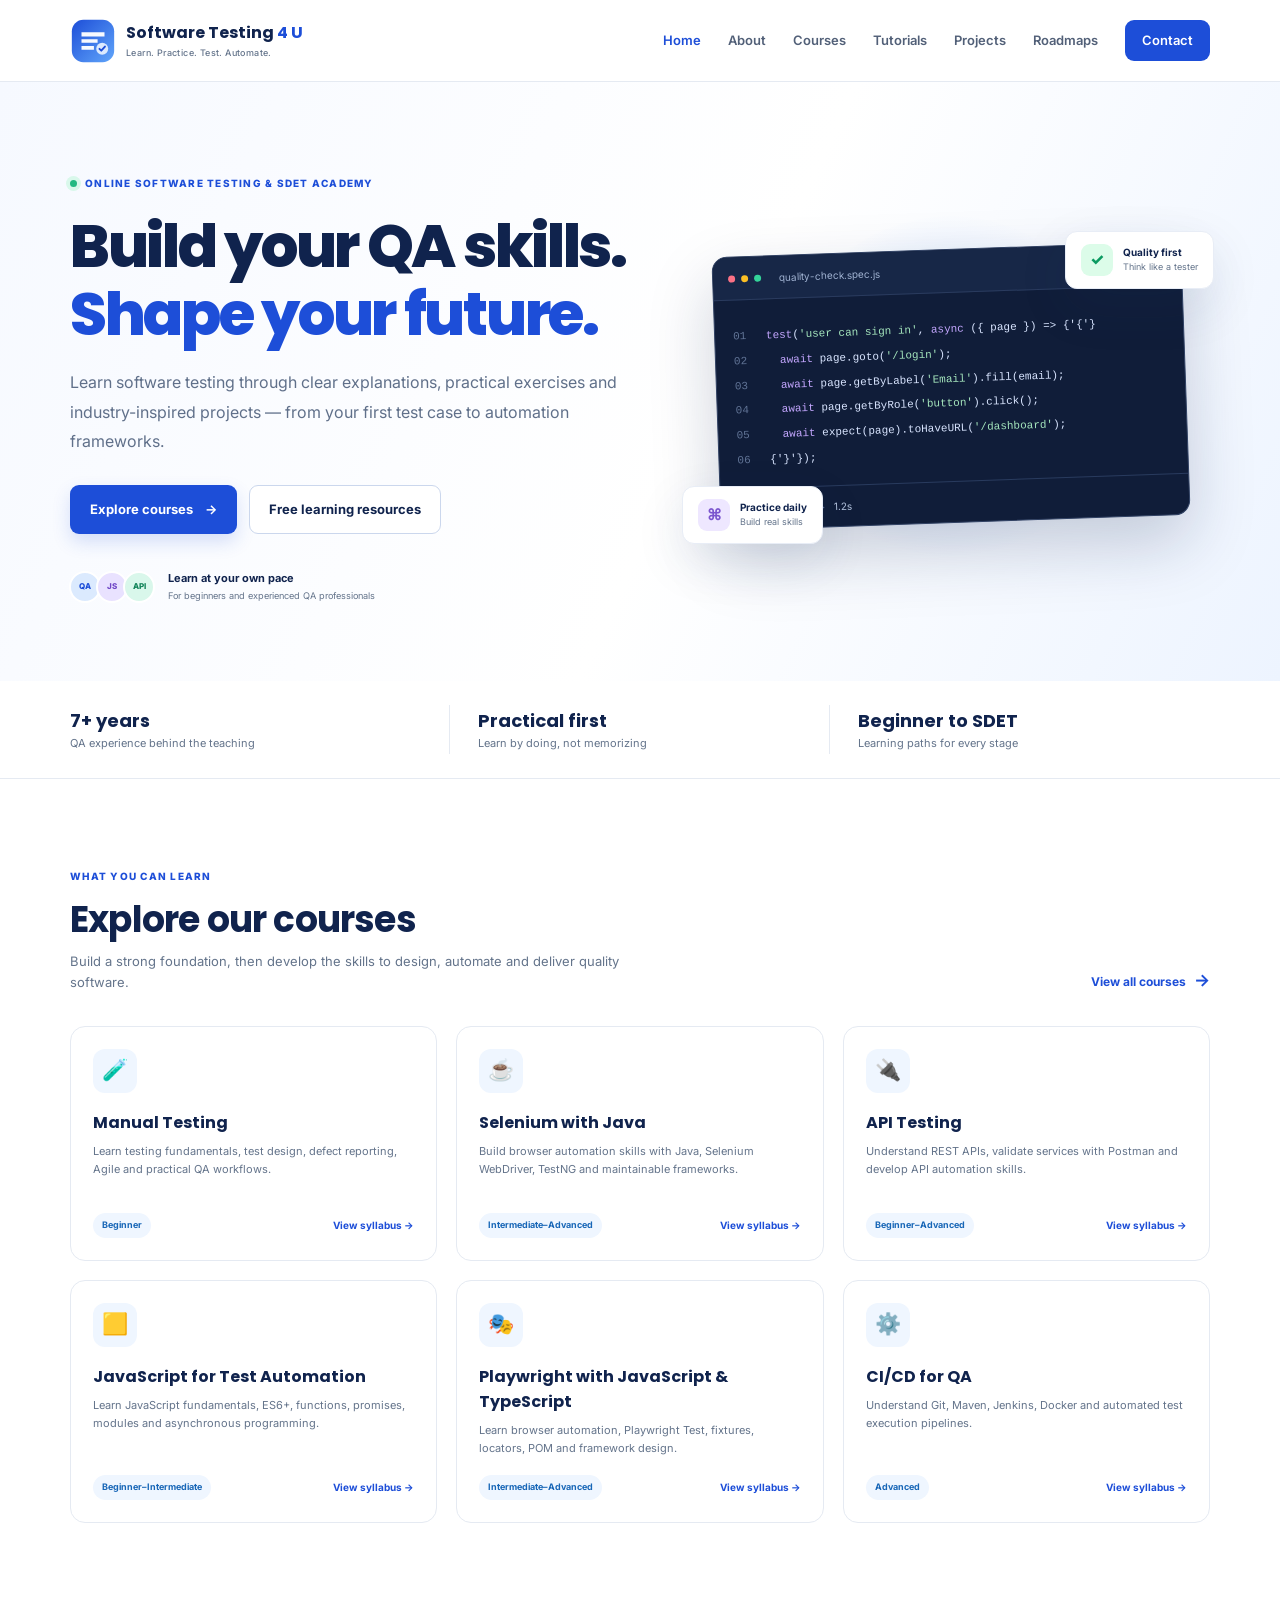
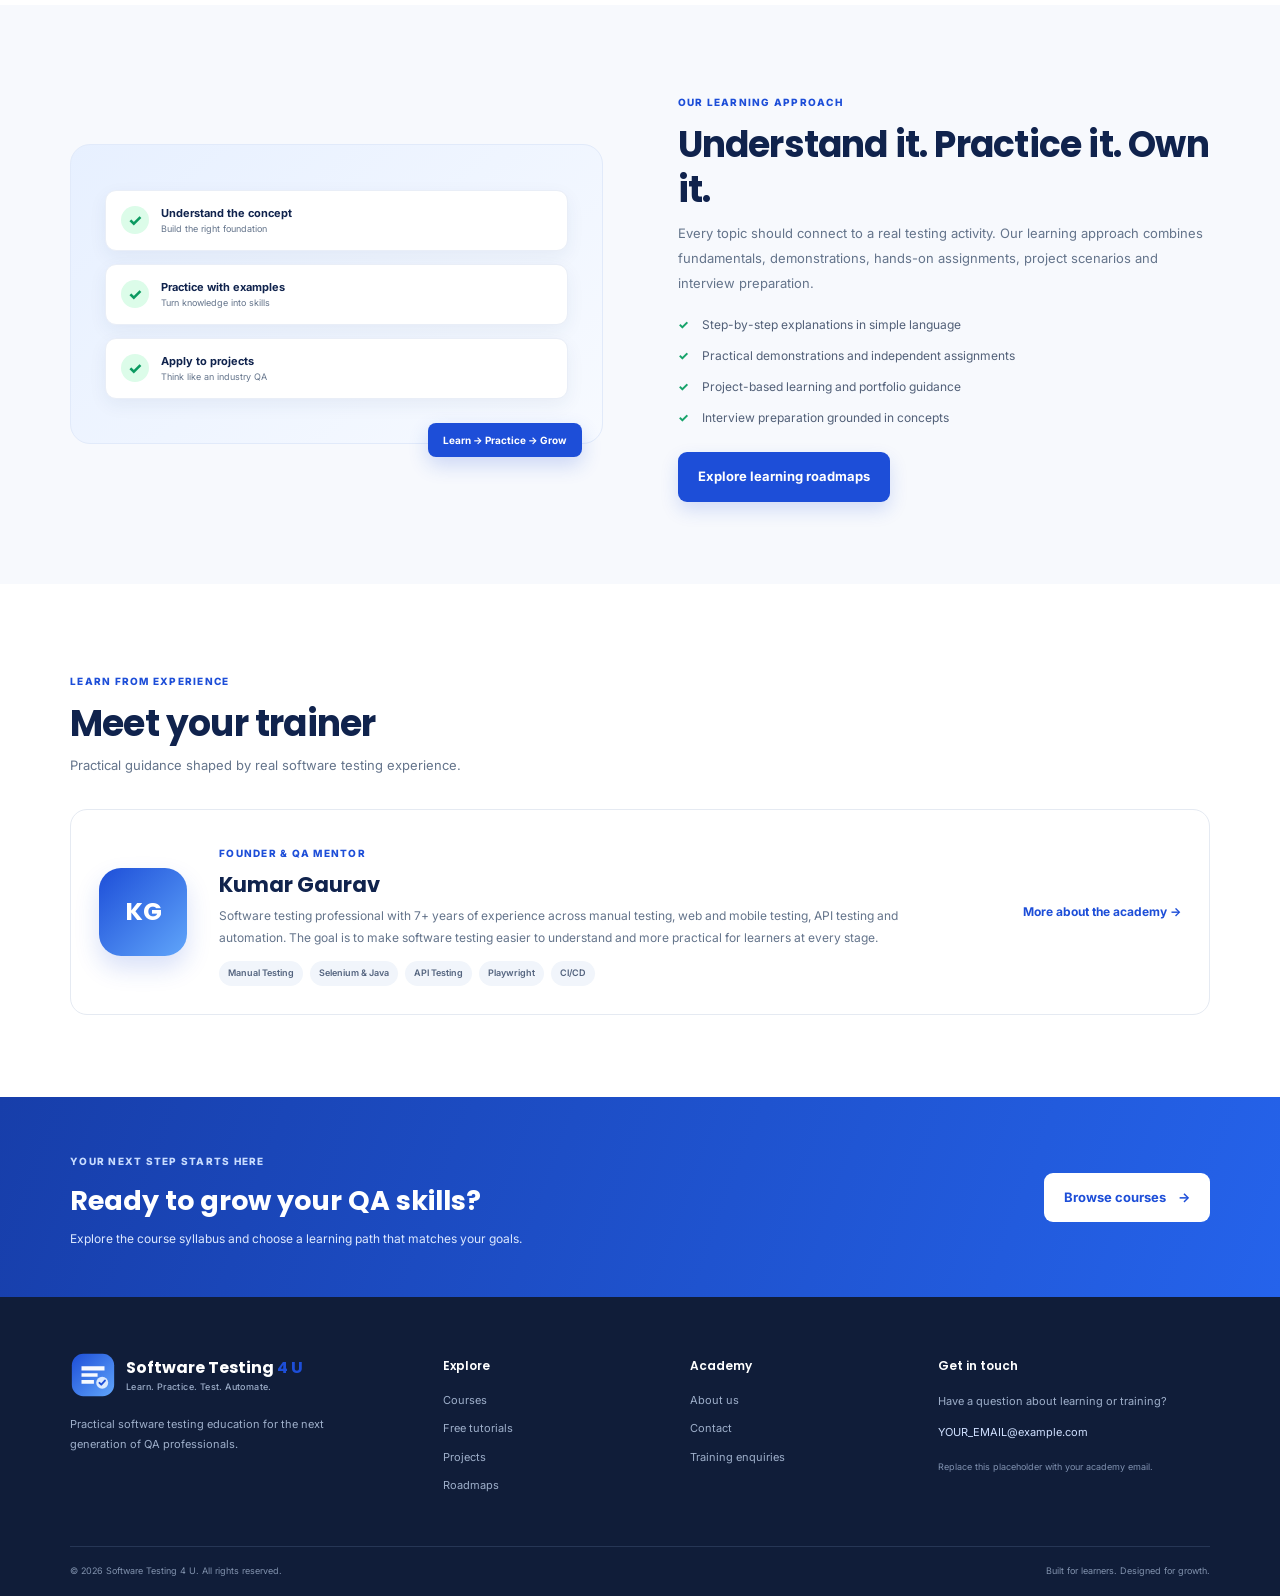
<file: index.html>
<!doctype html>
<html lang="en">
<head>
  <meta charset="utf-8">
  <meta name="viewport" content="width=device-width, initial-scale=1">
  <meta name="description" content="Software Testing 4 U — practical software testing and SDET learning for beginners and experienced QA professionals.">
  <title>Software Testing 4 U | Learn. Practice. Test. Automate.</title>
  <link rel="icon" href="assets/logo/logo.svg" type="image/svg+xml">
  <link rel="stylesheet" href="css/style.css">
  <link rel="stylesheet" href="css/responsive.css">
  <script defer src="data/courses.js"></script>
  <script defer src="js/main.js"></script>
  <script defer src="js/navigation.js"></script>
</head>
<body>
  <header class="site-header">
    <div class="container nav-wrap">
      <a class="brand" href="index.html" aria-label="Software Testing 4 U home">
        <img src="assets/logo/logo.svg" alt="" width="46" height="46">
        <span>Software Testing <b>4 U</b><small>Learn. Practice. Test. Automate.</small></span>
      </a>
      <button class="menu-toggle" aria-label="Open navigation" aria-expanded="false"><span></span><span></span><span></span></button>
      <nav class="main-nav" aria-label="Main navigation">
        <a class="active" href="index.html">Home</a>
        <a href="pages/about.html">About</a>
        <a href="pages/courses.html">Courses</a>
        <a href="pages/tutorials.html">Tutorials</a>
        <a href="pages/projects.html">Projects</a>
        <a href="pages/roadmaps.html">Roadmaps</a>
        <a class="nav-contact" href="pages/contact.html">Contact</a>
      </nav>
    </div>
  </header>

  <main>
    <section class="hero">
      <div class="container hero-grid">
        <div class="hero-copy">
          <span class="eyebrow"><span class="eyebrow-dot"></span> Online Software Testing &amp; SDET Academy</span>
          <h1>Build your QA skills.<br><span>Shape your future.</span></h1>
          <p class="hero-lead">Learn software testing through clear explanations, practical exercises and industry-inspired projects — from your first test case to automation frameworks.</p>
          <div class="hero-actions">
            <a class="btn btn-primary" href="pages/courses.html">Explore courses <span aria-hidden="true">→</span></a>
            <a class="btn btn-outline" href="pages/tutorials.html">Free learning resources</a>
          </div>
          <div class="hero-proof">
            <div class="avatar-stack" aria-hidden="true"><span>QA</span><span>JS</span><span>API</span></div>
            <p><strong>Learn at your own pace</strong><br><small>For beginners and experienced QA professionals</small></p>
          </div>
        </div>
        <div class="hero-visual">
          <div class="visual-glow"></div>
          <div class="code-window">
            <div class="window-bar"><i></i><i></i><i></i><span>quality-check.spec.js</span></div>
            <div class="code-lines">
              <p><em>01</em> <span class="code-purple">test</span>(<span class="code-green">'user can sign in'</span>, <span class="code-purple">async</span> ({ page }) =&gt; {'{'}</p>
              <p><em>02</em> &nbsp; <span class="code-purple">await</span> page.goto(<span class="code-green">'/login'</span>);</p>
              <p><em>03</em> &nbsp; <span class="code-purple">await</span> page.getByLabel(<span class="code-green">'Email'</span>).fill(email);</p>
              <p><em>04</em> &nbsp; <span class="code-purple">await</span> page.getByRole(<span class="code-green">'button'</span>).click();</p>
              <p><em>05</em> &nbsp; <span class="code-purple">await</span> expect(page).toHaveURL(<span class="code-green">'/dashboard'</span>);</p>
              <p><em>06</em> {'}'});</p>
            </div>
            <div class="code-status"><span>✓</span> Test passed <b>·</b> 1.2s</div>
          </div>
          <div class="floating-card card-top"><span class="float-icon">✓</span><span><b>Quality first</b><small>Think like a tester</small></span></div>
          <div class="floating-card card-bottom"><span class="float-icon purple">⌘</span><span><b>Practice daily</b><small>Build real skills</small></span></div>
        </div>
      </div>
    </section>

    <section class="trust-strip">
      <div class="container trust-grid">
        <div><strong>7+ years</strong><span>QA experience behind the teaching</span></div>
        <div><strong>Practical first</strong><span>Learn by doing, not memorizing</span></div>
        <div><strong>Beginner to SDET</strong><span>Learning paths for every stage</span></div>
      </div>
    </section>

    <section class="section">
      <div class="container">
        <div class="section-heading">
          <div><span class="eyebrow">WHAT YOU CAN LEARN</span><h2>Explore our courses</h2><p>Build a strong foundation, then develop the skills to design, automate and deliver quality software.</p></div>
          <a class="text-link" href="pages/courses.html">View all courses <span>→</span></a>
        </div>
        <div class="course-grid" id="featured-courses"></div>
      </div>
    </section>

    <section class="section section-soft">
      <div class="container split-section">
        <div class="learning-illustration">
          <div class="learning-card"><span class="learning-check">✓</span><div><b>Understand the concept</b><small>Build the right foundation</small></div></div>
          <div class="learning-card"><span class="learning-check">✓</span><div><b>Practice with examples</b><small>Turn knowledge into skills</small></div></div>
          <div class="learning-card"><span class="learning-check">✓</span><div><b>Apply to projects</b><small>Think like an industry QA</small></div></div>
          <div class="learning-badge">Learn → Practice → Grow</div>
        </div>
        <div class="split-copy">
          <span class="eyebrow">OUR LEARNING APPROACH</span>
          <h2>Understand it. Practice it. Own it.</h2>
          <p>Every topic should connect to a real testing activity. Our learning approach combines fundamentals, demonstrations, hands-on assignments, project scenarios and interview preparation.</p>
          <ul class="check-list">
            <li>Step-by-step explanations in simple language</li>
            <li>Practical demonstrations and independent assignments</li>
            <li>Project-based learning and portfolio guidance</li>
            <li>Interview preparation grounded in concepts</li>
          </ul>
          <a class="btn btn-primary" href="pages/roadmaps.html">Explore learning roadmaps</a>
        </div>
      </div>
    </section>

    <section class="section">
      <div class="container">
        <div class="section-heading">
          <div><span class="eyebrow">LEARN FROM EXPERIENCE</span><h2>Meet your trainer</h2><p>Practical guidance shaped by real software testing experience.</p></div>
        </div>
        <div class="trainer-panel">
          <div class="trainer-mark">KG</div>
          <div class="trainer-info"><span class="eyebrow">FOUNDER &amp; QA MENTOR</span><h3>Kumar Gaurav</h3><p>Software testing professional with 7+ years of experience across manual testing, web and mobile testing, API testing and automation. The goal is to make software testing easier to understand and more practical for learners at every stage.</p><div class="skill-pills"><span>Manual Testing</span><span>Selenium &amp; Java</span><span>API Testing</span><span>Playwright</span><span>CI/CD</span></div></div>
          <a class="text-link trainer-link" href="pages/about.html">More about the academy →</a>
        </div>
      </div>
    </section>

    <section class="cta-section">
      <div class="container cta-inner"><div><span class="eyebrow eyebrow-light">YOUR NEXT STEP STARTS HERE</span><h2>Ready to grow your QA skills?</h2><p>Explore the course syllabus and choose a learning path that matches your goals.</p></div><a class="btn btn-white" href="pages/courses.html">Browse courses <span>→</span></a></div>
    </section>
  </main>

  <footer class="site-footer">
    <div class="container footer-grid">
      <div class="footer-brand"><a class="brand brand-light" href="index.html"><img src="assets/logo/logo.svg" alt="" width="42" height="42"><span>Software Testing <b>4 U</b><small>Learn. Practice. Test. Automate.</small></span></a><p>Practical software testing education for the next generation of QA professionals.</p></div>
      <div><h4>Explore</h4><a href="pages/courses.html">Courses</a><a href="pages/tutorials.html">Free tutorials</a><a href="pages/projects.html">Projects</a><a href="pages/roadmaps.html">Roadmaps</a></div>
      <div><h4>Academy</h4><a href="pages/about.html">About us</a><a href="pages/contact.html">Contact</a><a href="pages/contact.html">Training enquiries</a></div>
      <div><h4>Get in touch</h4><p>Have a question about learning or training?</p><a class="footer-email" href="mailto:YOUR_EMAIL@example.com">YOUR_EMAIL@example.com</a><small class="footer-note">Replace this placeholder with your academy email.</small></div>
    </div>
    <div class="container footer-bottom"><span>© <span id="year"></span> Software Testing 4 U. All rights reserved.</span><span>Built for learners. Designed for growth.</span></div>
  </footer>
</body>
</html>
</file>
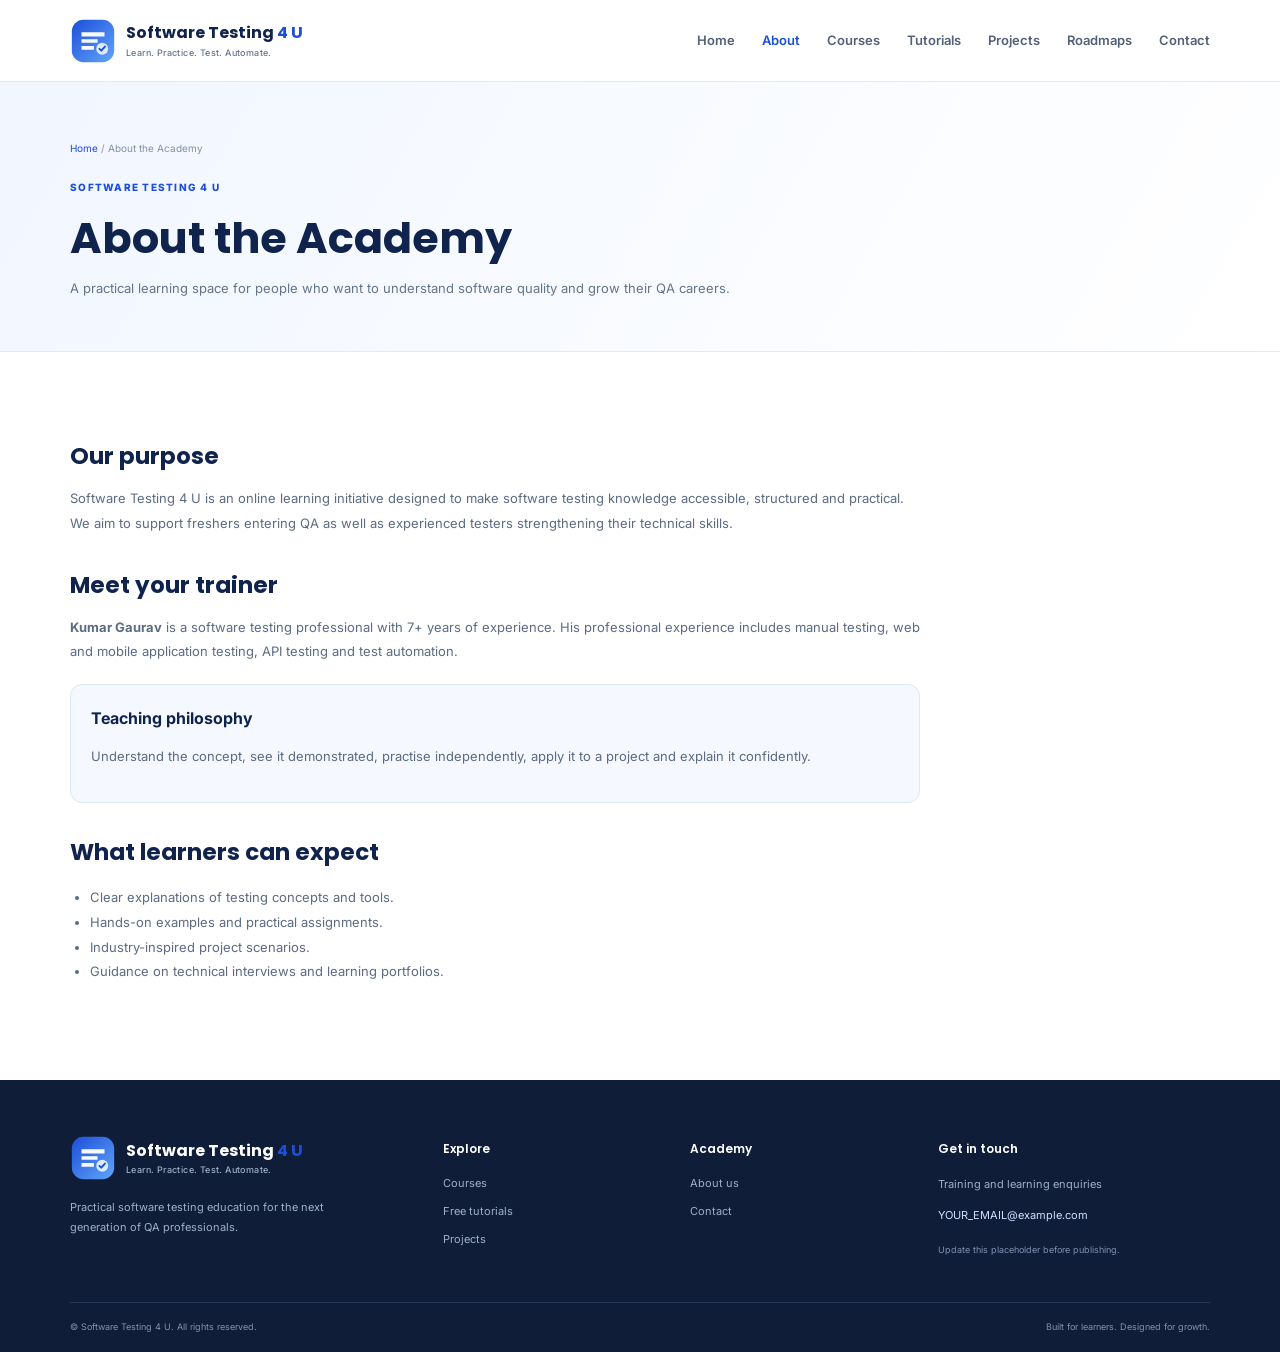
<file: pages/about.html>
<!doctype html>
<html lang="en"><head><meta charset="utf-8"><meta name="viewport" content="width=device-width, initial-scale=1"><meta name="description" content="About the Academy | Software Testing 4 U"><title>About the Academy | Software Testing 4 U</title><link rel="icon" href="../assets/logo/logo.svg" type="image/svg+xml"><link rel="stylesheet" href="../css/style.css"><link rel="stylesheet" href="../css/responsive.css"><script defer src="../js/navigation.js"></script></head>
<body><header class="site-header"><div class="container nav-wrap"><a class="brand" href="../index.html"><img src="../assets/logo/logo.svg" alt="" width="46" height="46"><span>Software Testing <b>4 U</b><small>Learn. Practice. Test. Automate.</small></span></a><button class="menu-toggle" aria-label="Open navigation" aria-expanded="false"><span></span><span></span><span></span></button><nav class="main-nav" aria-label="Main navigation"><a href="../index.html" >Home</a><a href="about.html" class="active">About</a><a href="courses.html" >Courses</a><a href="tutorials.html" >Tutorials</a><a href="projects.html" >Projects</a><a href="roadmaps.html" >Roadmaps</a><a href="contact.html" >Contact</a></nav></div></header>
<main><section class="page-hero"><div class="container"><div class="breadcrumb"><a href="../index.html">Home</a> / About the Academy</div><span class="eyebrow">SOFTWARE TESTING 4 U</span><h1>About the Academy</h1><p>A practical learning space for people who want to understand software quality and grow their QA careers.</p></div></section><section class="content-section"><div class="container">
<div class="content-narrow prose">
  <h2>Our purpose</h2><p>Software Testing 4 U is an online learning initiative designed to make software testing knowledge accessible, structured and practical. We aim to support freshers entering QA as well as experienced testers strengthening their technical skills.</p>
  <h2>Meet your trainer</h2><p><strong>Kumar Gaurav</strong> is a software testing professional with 7+ years of experience. His professional experience includes manual testing, web and mobile application testing, API testing and test automation.</p>
  <div class="info-box"><strong>Teaching philosophy</strong><p>Understand the concept, see it demonstrated, practise independently, apply it to a project and explain it confidently.</p></div>
  <h2>What learners can expect</h2><ul><li>Clear explanations of testing concepts and tools.</li><li>Hands-on examples and practical assignments.</li><li>Industry-inspired project scenarios.</li><li>Guidance on technical interviews and learning portfolios.</li></ul>
</div></div></section></main>
<footer class="site-footer"><div class="container footer-grid"><div class="footer-brand"><a class="brand brand-light" href="../index.html"><img src="../assets/logo/logo.svg" alt="" width="42" height="42"><span>Software Testing <b>4 U</b><small>Learn. Practice. Test. Automate.</small></span></a><p>Practical software testing education for the next generation of QA professionals.</p></div><div><h4>Explore</h4><a href="courses.html">Courses</a><a href="tutorials.html">Free tutorials</a><a href="projects.html">Projects</a></div><div><h4>Academy</h4><a href="about.html">About us</a><a href="contact.html">Contact</a></div><div><h4>Get in touch</h4><p>Training and learning enquiries</p><a class="footer-email" href="mailto:YOUR_EMAIL@example.com">YOUR_EMAIL@example.com</a><small class="footer-note">Update this placeholder before publishing.</small></div></div><div class="container footer-bottom"><span>© <span data-current-year></span> Software Testing 4 U. All rights reserved.</span><span>Built for learners. Designed for growth.</span></div></footer></body></html>
</file>
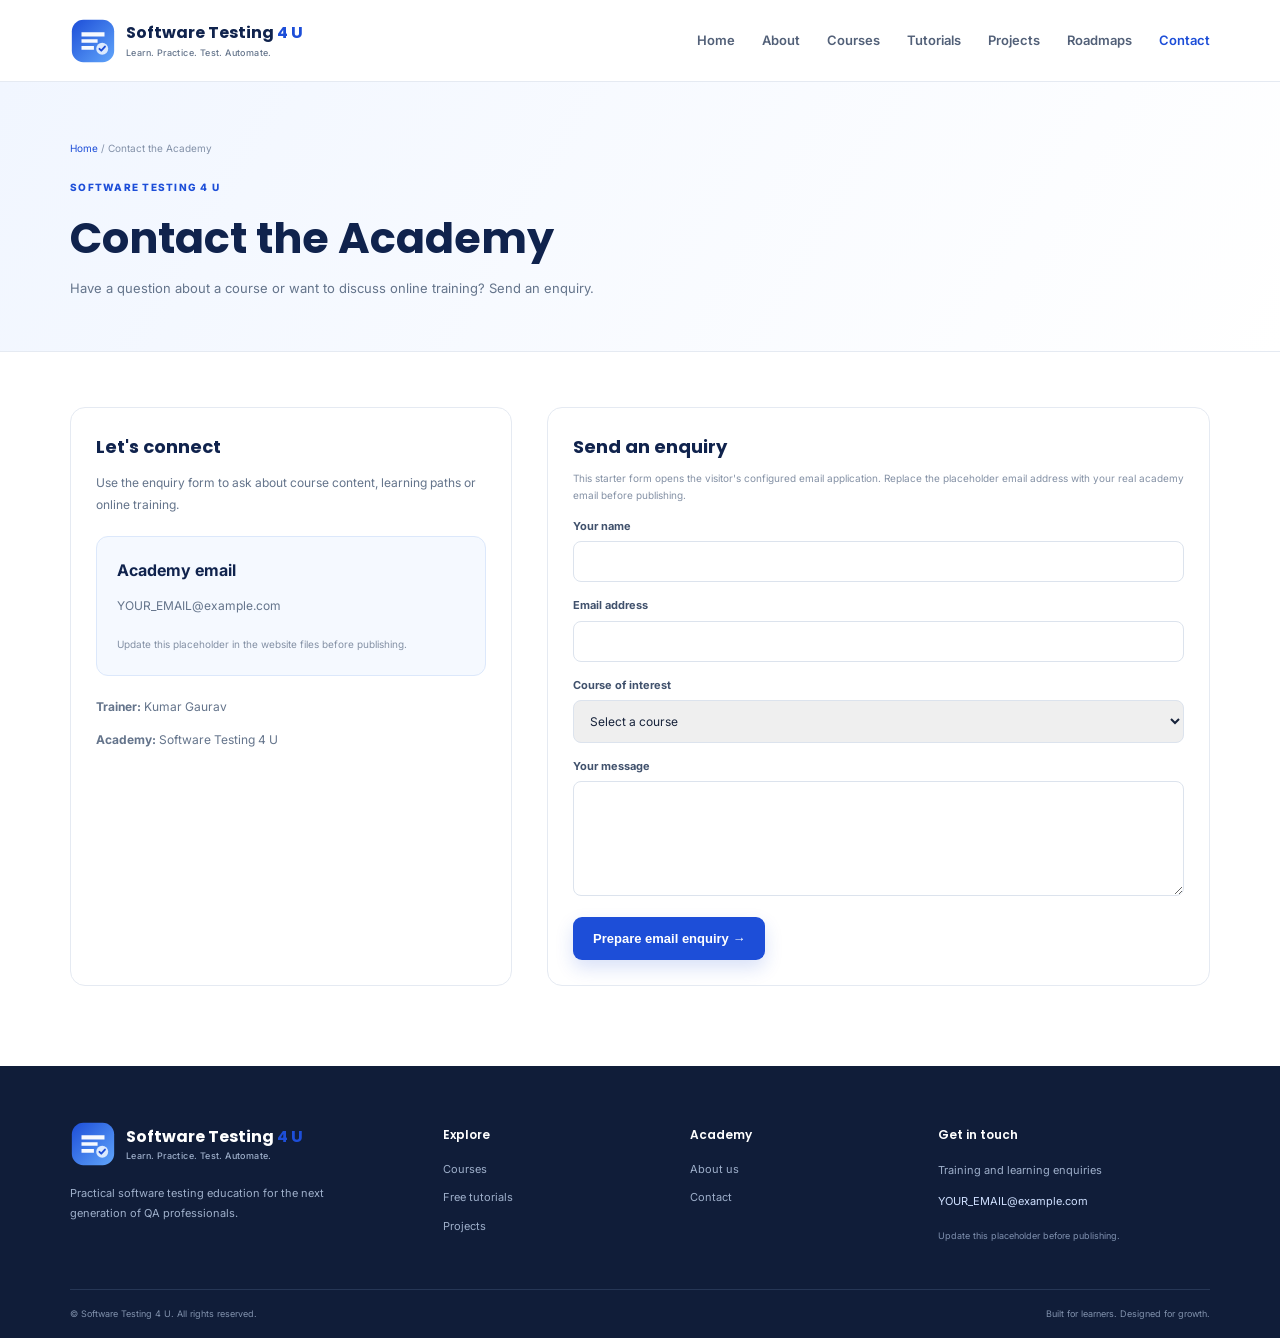
<file: pages/contact.html>
<!doctype html>
<html lang="en"><head><meta charset="utf-8"><meta name="viewport" content="width=device-width, initial-scale=1"><meta name="description" content="Contact the Academy | Software Testing 4 U"><title>Contact the Academy | Software Testing 4 U</title><link rel="icon" href="../assets/logo/logo.svg" type="image/svg+xml"><link rel="stylesheet" href="../css/style.css"><link rel="stylesheet" href="../css/responsive.css"><script defer src="../js/navigation.js"></script></head>
<body><header class="site-header"><div class="container nav-wrap"><a class="brand" href="../index.html"><img src="../assets/logo/logo.svg" alt="" width="46" height="46"><span>Software Testing <b>4 U</b><small>Learn. Practice. Test. Automate.</small></span></a><button class="menu-toggle" aria-label="Open navigation" aria-expanded="false"><span></span><span></span><span></span></button><nav class="main-nav" aria-label="Main navigation"><a href="../index.html" >Home</a><a href="about.html" >About</a><a href="courses.html" >Courses</a><a href="tutorials.html" >Tutorials</a><a href="projects.html" >Projects</a><a href="roadmaps.html" >Roadmaps</a><a href="contact.html" class="active">Contact</a></nav></div></header>
<main><section class="page-hero"><div class="container"><div class="breadcrumb"><a href="../index.html">Home</a> / Contact the Academy</div><span class="eyebrow">SOFTWARE TESTING 4 U</span><h1>Contact the Academy</h1><p>Have a question about a course or want to discuss online training? Send an enquiry.</p></div></section><section class="content-section"><div class="container">
<div class="contact-grid"><aside class="contact-card"><h3>Let's connect</h3><p>Use the enquiry form to ask about course content, learning paths or online training.</p><div class="info-box"><strong>Academy email</strong><p>YOUR_EMAIL@example.com</p><small class="form-note">Update this placeholder in the website files before publishing.</small></div><p><strong>Trainer:</strong> Kumar Gaurav</p><p><strong>Academy:</strong> Software Testing 4 U</p></aside>
<form class="contact-form" action="mailto:YOUR_EMAIL@example.com" method="post" enctype="text/plain"><h3>Send an enquiry</h3><p class="form-note">This starter form opens the visitor's configured email application. Replace the placeholder email address with your real academy email before publishing.</p><div class="form-field"><label for="name">Your name</label><input id="name" name="Name" type="text" autocomplete="name" required></div><div class="form-field"><label for="email">Email address</label><input id="email" name="Email" type="email" autocomplete="email" required></div><div class="form-field"><label for="course">Course of interest</label><select id="course" name="Course"><option value="">Select a course</option><option>Manual Testing</option><option>Selenium with Java</option><option>API Testing</option><option>JavaScript</option><option>Playwright</option><option>CI/CD for QA</option><option>Performance Testing</option><option>General enquiry</option></select></div><div class="form-field"><label for="message">Your message</label><textarea id="message" name="Message" required></textarea></div><button class="btn btn-primary" type="submit">Prepare email enquiry →</button></form></div></div></section></main>
<footer class="site-footer"><div class="container footer-grid"><div class="footer-brand"><a class="brand brand-light" href="../index.html"><img src="../assets/logo/logo.svg" alt="" width="42" height="42"><span>Software Testing <b>4 U</b><small>Learn. Practice. Test. Automate.</small></span></a><p>Practical software testing education for the next generation of QA professionals.</p></div><div><h4>Explore</h4><a href="courses.html">Courses</a><a href="tutorials.html">Free tutorials</a><a href="projects.html">Projects</a></div><div><h4>Academy</h4><a href="about.html">About us</a><a href="contact.html">Contact</a></div><div><h4>Get in touch</h4><p>Training and learning enquiries</p><a class="footer-email" href="mailto:YOUR_EMAIL@example.com">YOUR_EMAIL@example.com</a><small class="footer-note">Update this placeholder before publishing.</small></div></div><div class="container footer-bottom"><span>© <span data-current-year></span> Software Testing 4 U. All rights reserved.</span><span>Built for learners. Designed for growth.</span></div></footer></body></html>
</file>
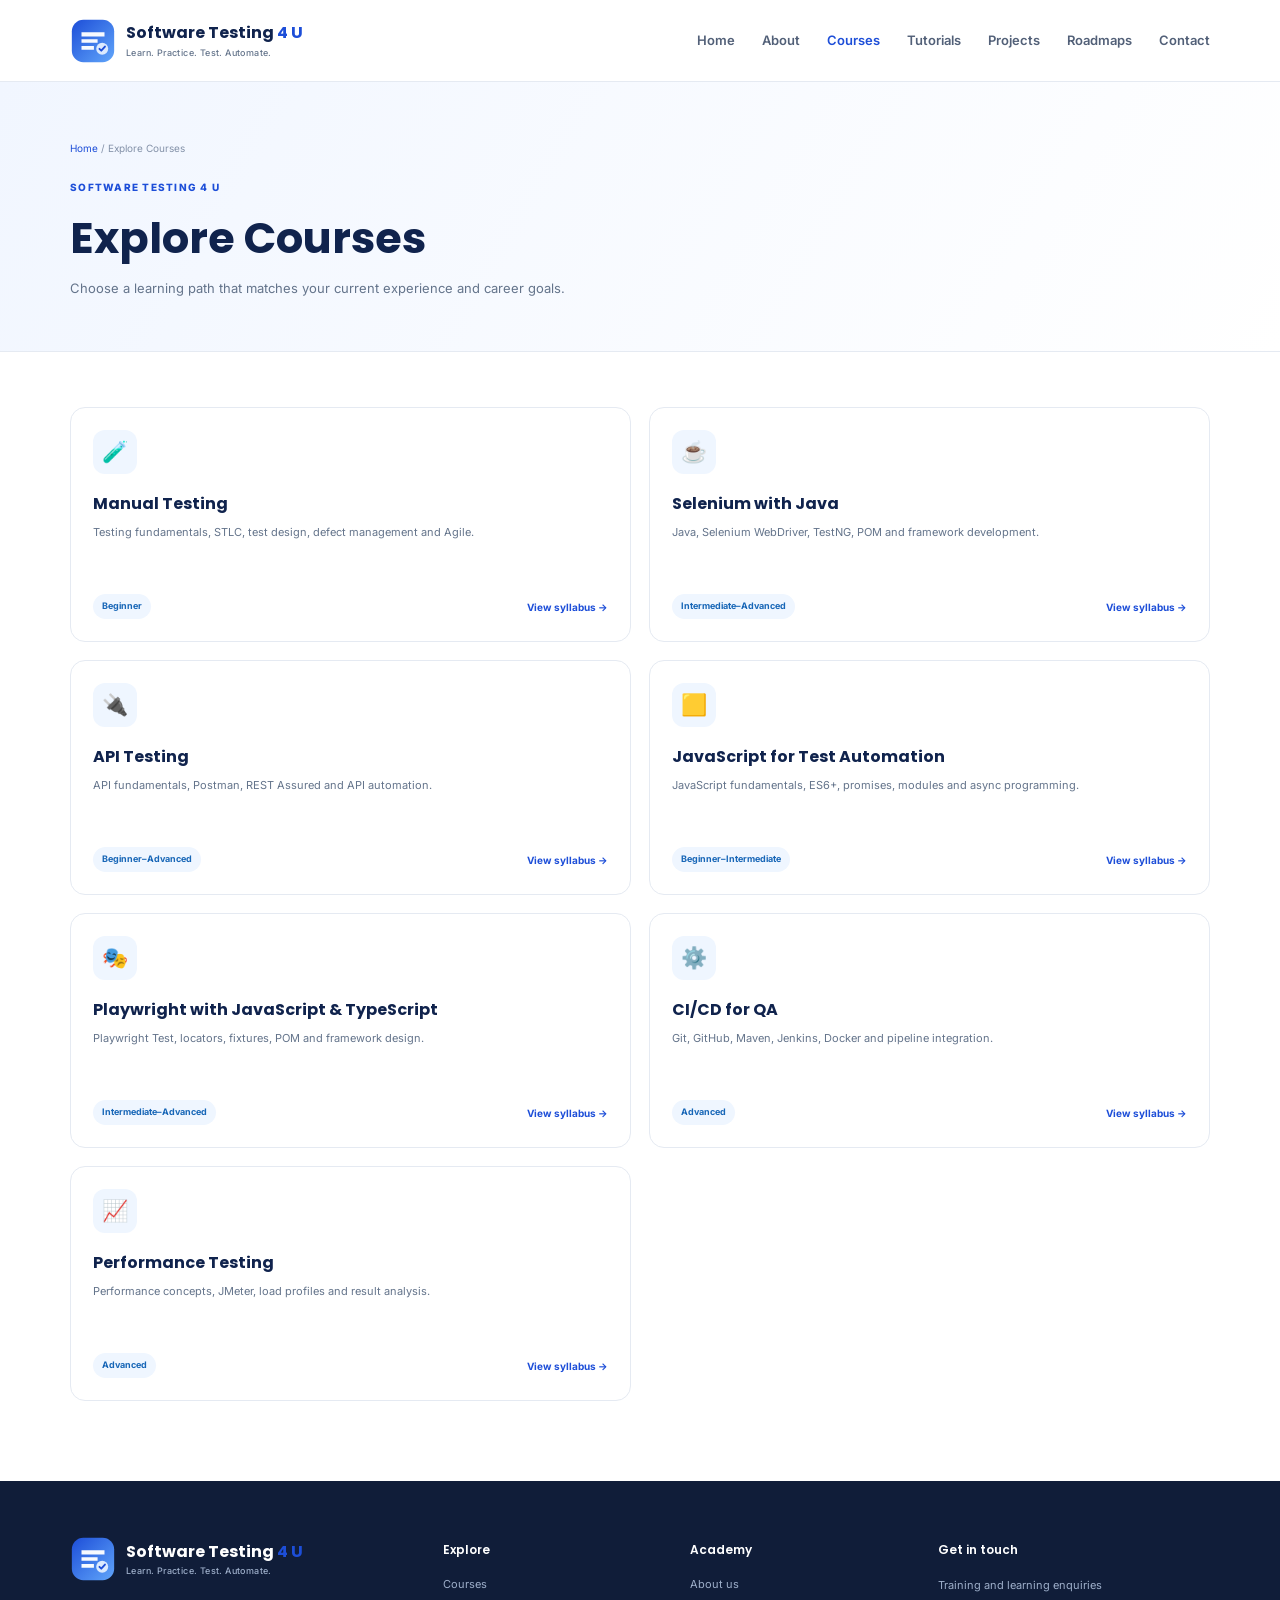
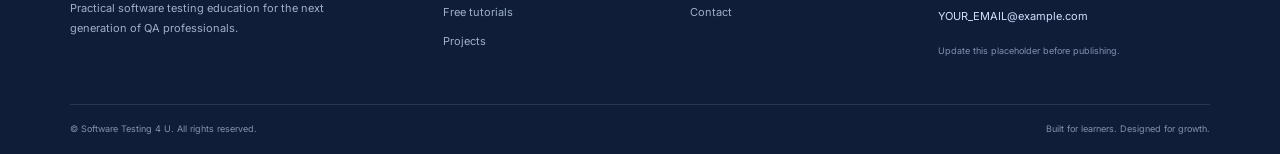
<file: pages/courses.html>
<!doctype html>
<html lang="en"><head><meta charset="utf-8"><meta name="viewport" content="width=device-width, initial-scale=1"><meta name="description" content="Explore Courses | Software Testing 4 U"><title>Explore Courses | Software Testing 4 U</title><link rel="icon" href="../assets/logo/logo.svg" type="image/svg+xml"><link rel="stylesheet" href="../css/style.css"><link rel="stylesheet" href="../css/responsive.css"><script defer src="../js/navigation.js"></script></head>
<body><header class="site-header"><div class="container nav-wrap"><a class="brand" href="../index.html"><img src="../assets/logo/logo.svg" alt="" width="46" height="46"><span>Software Testing <b>4 U</b><small>Learn. Practice. Test. Automate.</small></span></a><button class="menu-toggle" aria-label="Open navigation" aria-expanded="false"><span></span><span></span><span></span></button><nav class="main-nav" aria-label="Main navigation"><a href="../index.html" >Home</a><a href="about.html" >About</a><a href="courses.html" class="active">Courses</a><a href="tutorials.html" >Tutorials</a><a href="projects.html" >Projects</a><a href="roadmaps.html" >Roadmaps</a><a href="contact.html" >Contact</a></nav></div></header>
<main><section class="page-hero"><div class="container"><div class="breadcrumb"><a href="../index.html">Home</a> / Explore Courses</div><span class="eyebrow">SOFTWARE TESTING 4 U</span><h1>Explore Courses</h1><p>Choose a learning path that matches your current experience and career goals.</p></div></section><section class="content-section"><div class="container">
<div class="course-list-grid">
  <article class="course-card"><div class="course-icon">🧪</div><h3>Manual Testing</h3><p>Testing fundamentals, STLC, test design, defect management and Agile.</p><div class="course-meta"><span class="level">Beginner</span><a class="text-link" href="courses/manual-testing.html">View syllabus →</a></div></article>
  <article class="course-card"><div class="course-icon">☕</div><h3>Selenium with Java</h3><p>Java, Selenium WebDriver, TestNG, POM and framework development.</p><div class="course-meta"><span class="level">Intermediate–Advanced</span><a class="text-link" href="courses/selenium-java.html">View syllabus →</a></div></article>
  <article class="course-card"><div class="course-icon">🔌</div><h3>API Testing</h3><p>API fundamentals, Postman, REST Assured and API automation.</p><div class="course-meta"><span class="level">Beginner–Advanced</span><a class="text-link" href="courses/api-testing.html">View syllabus →</a></div></article>
  <article class="course-card"><div class="course-icon">🟨</div><h3>JavaScript for Test Automation</h3><p>JavaScript fundamentals, ES6+, promises, modules and async programming.</p><div class="course-meta"><span class="level">Beginner–Intermediate</span><a class="text-link" href="courses/javascript.html">View syllabus →</a></div></article>
  <article class="course-card"><div class="course-icon">🎭</div><h3>Playwright with JavaScript &amp; TypeScript</h3><p>Playwright Test, locators, fixtures, POM and framework design.</p><div class="course-meta"><span class="level">Intermediate–Advanced</span><a class="text-link" href="courses/playwright.html">View syllabus →</a></div></article>
  <article class="course-card"><div class="course-icon">⚙️</div><h3>CI/CD for QA</h3><p>Git, GitHub, Maven, Jenkins, Docker and pipeline integration.</p><div class="course-meta"><span class="level">Advanced</span><a class="text-link" href="courses/cicd.html">View syllabus →</a></div></article>
  <article class="course-card"><div class="course-icon">📈</div><h3>Performance Testing</h3><p>Performance concepts, JMeter, load profiles and result analysis.</p><div class="course-meta"><span class="level">Advanced</span><a class="text-link" href="courses/performance-testing.html">View syllabus →</a></div></article>
</div></div></section></main>
<footer class="site-footer"><div class="container footer-grid"><div class="footer-brand"><a class="brand brand-light" href="../index.html"><img src="../assets/logo/logo.svg" alt="" width="42" height="42"><span>Software Testing <b>4 U</b><small>Learn. Practice. Test. Automate.</small></span></a><p>Practical software testing education for the next generation of QA professionals.</p></div><div><h4>Explore</h4><a href="courses.html">Courses</a><a href="tutorials.html">Free tutorials</a><a href="projects.html">Projects</a></div><div><h4>Academy</h4><a href="about.html">About us</a><a href="contact.html">Contact</a></div><div><h4>Get in touch</h4><p>Training and learning enquiries</p><a class="footer-email" href="mailto:YOUR_EMAIL@example.com">YOUR_EMAIL@example.com</a><small class="footer-note">Update this placeholder before publishing.</small></div></div><div class="container footer-bottom"><span>© <span data-current-year></span> Software Testing 4 U. All rights reserved.</span><span>Built for learners. Designed for growth.</span></div></footer></body></html>
</file>
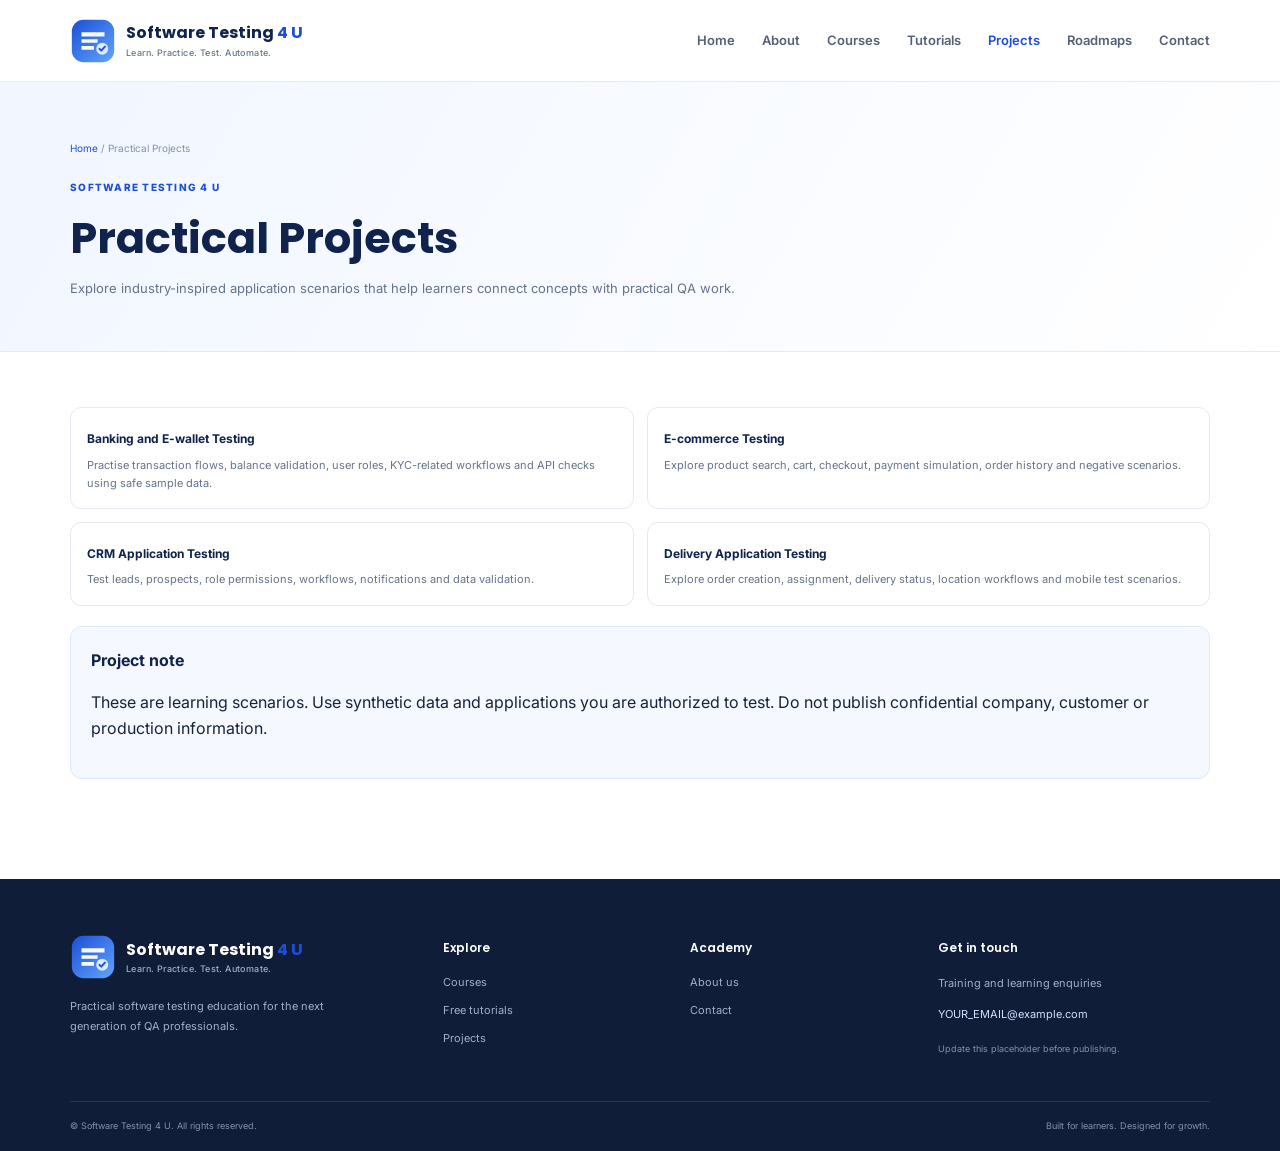
<file: pages/projects.html>
<!doctype html>
<html lang="en"><head><meta charset="utf-8"><meta name="viewport" content="width=device-width, initial-scale=1"><meta name="description" content="Practical Projects | Software Testing 4 U"><title>Practical Projects | Software Testing 4 U</title><link rel="icon" href="../assets/logo/logo.svg" type="image/svg+xml"><link rel="stylesheet" href="../css/style.css"><link rel="stylesheet" href="../css/responsive.css"><script defer src="../js/navigation.js"></script></head>
<body><header class="site-header"><div class="container nav-wrap"><a class="brand" href="../index.html"><img src="../assets/logo/logo.svg" alt="" width="46" height="46"><span>Software Testing <b>4 U</b><small>Learn. Practice. Test. Automate.</small></span></a><button class="menu-toggle" aria-label="Open navigation" aria-expanded="false"><span></span><span></span><span></span></button><nav class="main-nav" aria-label="Main navigation"><a href="../index.html" >Home</a><a href="about.html" >About</a><a href="courses.html" >Courses</a><a href="tutorials.html" >Tutorials</a><a href="projects.html" class="active">Projects</a><a href="roadmaps.html" >Roadmaps</a><a href="contact.html" >Contact</a></nav></div></header>
<main><section class="page-hero"><div class="container"><div class="breadcrumb"><a href="../index.html">Home</a> / Practical Projects</div><span class="eyebrow">SOFTWARE TESTING 4 U</span><h1>Practical Projects</h1><p>Explore industry-inspired application scenarios that help learners connect concepts with practical QA work.</p></div></section><section class="content-section"><div class="container">
<div class="resource-list"><article class="resource-item"><strong>Banking and E-wallet Testing</strong><p>Practise transaction flows, balance validation, user roles, KYC-related workflows and API checks using safe sample data.</p></article><article class="resource-item"><strong>E-commerce Testing</strong><p>Explore product search, cart, checkout, payment simulation, order history and negative scenarios.</p></article><article class="resource-item"><strong>CRM Application Testing</strong><p>Test leads, prospects, role permissions, workflows, notifications and data validation.</p></article><article class="resource-item"><strong>Delivery Application Testing</strong><p>Explore order creation, assignment, delivery status, location workflows and mobile test scenarios.</p></article></div>
<div class="info-box"><strong>Project note</strong><p>These are learning scenarios. Use synthetic data and applications you are authorized to test. Do not publish confidential company, customer or production information.</p></div></div></section></main>
<footer class="site-footer"><div class="container footer-grid"><div class="footer-brand"><a class="brand brand-light" href="../index.html"><img src="../assets/logo/logo.svg" alt="" width="42" height="42"><span>Software Testing <b>4 U</b><small>Learn. Practice. Test. Automate.</small></span></a><p>Practical software testing education for the next generation of QA professionals.</p></div><div><h4>Explore</h4><a href="courses.html">Courses</a><a href="tutorials.html">Free tutorials</a><a href="projects.html">Projects</a></div><div><h4>Academy</h4><a href="about.html">About us</a><a href="contact.html">Contact</a></div><div><h4>Get in touch</h4><p>Training and learning enquiries</p><a class="footer-email" href="mailto:YOUR_EMAIL@example.com">YOUR_EMAIL@example.com</a><small class="footer-note">Update this placeholder before publishing.</small></div></div><div class="container footer-bottom"><span>© <span data-current-year></span> Software Testing 4 U. All rights reserved.</span><span>Built for learners. Designed for growth.</span></div></footer></body></html>
</file>
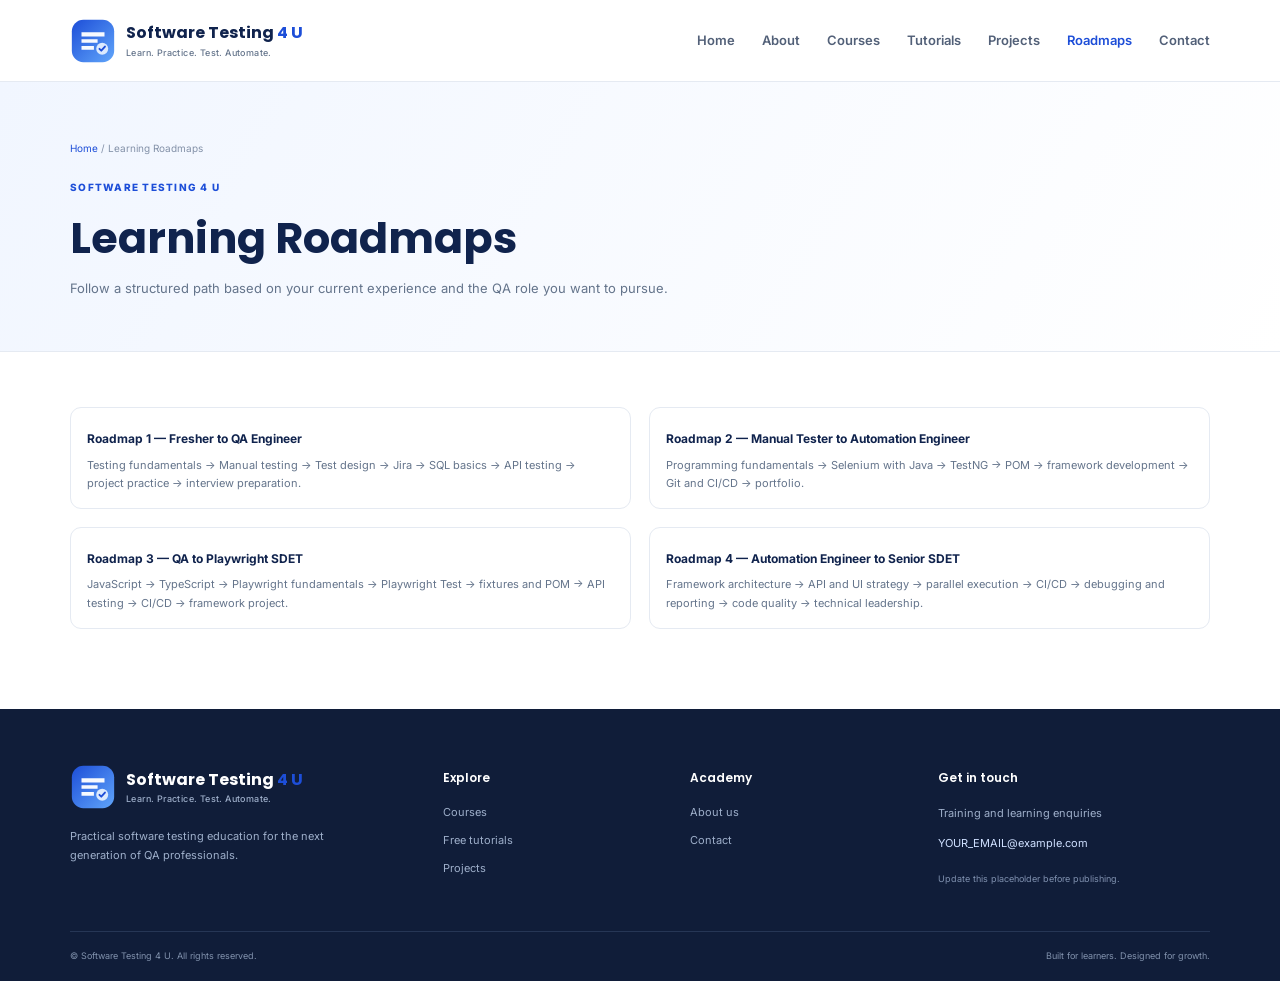
<file: pages/roadmaps.html>
<!doctype html>
<html lang="en"><head><meta charset="utf-8"><meta name="viewport" content="width=device-width, initial-scale=1"><meta name="description" content="Learning Roadmaps | Software Testing 4 U"><title>Learning Roadmaps | Software Testing 4 U</title><link rel="icon" href="../assets/logo/logo.svg" type="image/svg+xml"><link rel="stylesheet" href="../css/style.css"><link rel="stylesheet" href="../css/responsive.css"><script defer src="../js/navigation.js"></script></head>
<body><header class="site-header"><div class="container nav-wrap"><a class="brand" href="../index.html"><img src="../assets/logo/logo.svg" alt="" width="46" height="46"><span>Software Testing <b>4 U</b><small>Learn. Practice. Test. Automate.</small></span></a><button class="menu-toggle" aria-label="Open navigation" aria-expanded="false"><span></span><span></span><span></span></button><nav class="main-nav" aria-label="Main navigation"><a href="../index.html" >Home</a><a href="about.html" >About</a><a href="courses.html" >Courses</a><a href="tutorials.html" >Tutorials</a><a href="projects.html" >Projects</a><a href="roadmaps.html" class="active">Roadmaps</a><a href="contact.html" >Contact</a></nav></div></header>
<main><section class="page-hero"><div class="container"><div class="breadcrumb"><a href="../index.html">Home</a> / Learning Roadmaps</div><span class="eyebrow">SOFTWARE TESTING 4 U</span><h1>Learning Roadmaps</h1><p>Follow a structured path based on your current experience and the QA role you want to pursue.</p></div></section><section class="content-section"><div class="container">
<div class="course-list-grid"><article class="resource-item"><strong>Roadmap 1 — Fresher to QA Engineer</strong><p>Testing fundamentals → Manual testing → Test design → Jira → SQL basics → API testing → project practice → interview preparation.</p></article><article class="resource-item"><strong>Roadmap 2 — Manual Tester to Automation Engineer</strong><p>Programming fundamentals → Selenium with Java → TestNG → POM → framework development → Git and CI/CD → portfolio.</p></article><article class="resource-item"><strong>Roadmap 3 — QA to Playwright SDET</strong><p>JavaScript → TypeScript → Playwright fundamentals → Playwright Test → fixtures and POM → API testing → CI/CD → framework project.</p></article><article class="resource-item"><strong>Roadmap 4 — Automation Engineer to Senior SDET</strong><p>Framework architecture → API and UI strategy → parallel execution → CI/CD → debugging and reporting → code quality → technical leadership.</p></article></div></div></section></main>
<footer class="site-footer"><div class="container footer-grid"><div class="footer-brand"><a class="brand brand-light" href="../index.html"><img src="../assets/logo/logo.svg" alt="" width="42" height="42"><span>Software Testing <b>4 U</b><small>Learn. Practice. Test. Automate.</small></span></a><p>Practical software testing education for the next generation of QA professionals.</p></div><div><h4>Explore</h4><a href="courses.html">Courses</a><a href="tutorials.html">Free tutorials</a><a href="projects.html">Projects</a></div><div><h4>Academy</h4><a href="about.html">About us</a><a href="contact.html">Contact</a></div><div><h4>Get in touch</h4><p>Training and learning enquiries</p><a class="footer-email" href="mailto:YOUR_EMAIL@example.com">YOUR_EMAIL@example.com</a><small class="footer-note">Update this placeholder before publishing.</small></div></div><div class="container footer-bottom"><span>© <span data-current-year></span> Software Testing 4 U. All rights reserved.</span><span>Built for learners. Designed for growth.</span></div></footer></body></html>
</file>
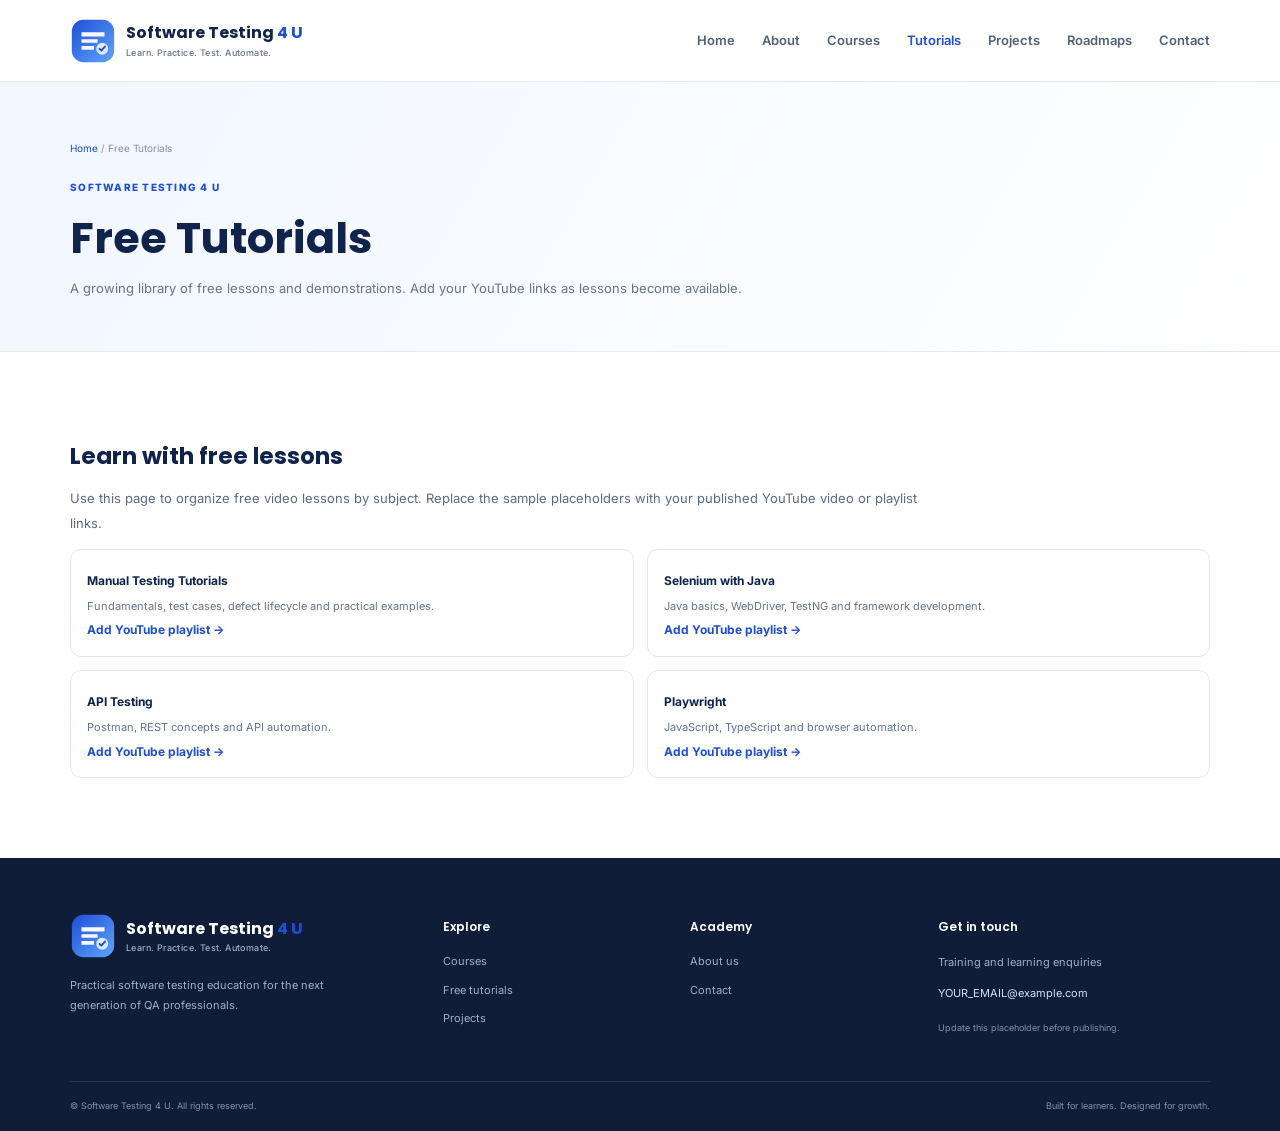
<file: pages/tutorials.html>
<!doctype html>
<html lang="en"><head><meta charset="utf-8"><meta name="viewport" content="width=device-width, initial-scale=1"><meta name="description" content="Free Tutorials | Software Testing 4 U"><title>Free Tutorials | Software Testing 4 U</title><link rel="icon" href="../assets/logo/logo.svg" type="image/svg+xml"><link rel="stylesheet" href="../css/style.css"><link rel="stylesheet" href="../css/responsive.css"><script defer src="../js/navigation.js"></script></head>
<body><header class="site-header"><div class="container nav-wrap"><a class="brand" href="../index.html"><img src="../assets/logo/logo.svg" alt="" width="46" height="46"><span>Software Testing <b>4 U</b><small>Learn. Practice. Test. Automate.</small></span></a><button class="menu-toggle" aria-label="Open navigation" aria-expanded="false"><span></span><span></span><span></span></button><nav class="main-nav" aria-label="Main navigation"><a href="../index.html" >Home</a><a href="about.html" >About</a><a href="courses.html" >Courses</a><a href="tutorials.html" class="active">Tutorials</a><a href="projects.html" >Projects</a><a href="roadmaps.html" >Roadmaps</a><a href="contact.html" >Contact</a></nav></div></header>
<main><section class="page-hero"><div class="container"><div class="breadcrumb"><a href="../index.html">Home</a> / Free Tutorials</div><span class="eyebrow">SOFTWARE TESTING 4 U</span><h1>Free Tutorials</h1><p>A growing library of free lessons and demonstrations. Add your YouTube links as lessons become available.</p></div></section><section class="content-section"><div class="container">
<div class="content-narrow prose"><h2>Learn with free lessons</h2><p>Use this page to organize free video lessons by subject. Replace the sample placeholders with your published YouTube video or playlist links.</p></div>
<div class="resource-list"><article class="resource-item"><strong>Manual Testing Tutorials</strong><p>Fundamentals, test cases, defect lifecycle and practical examples.</p><p><a class="text-link" href="https://www.youtube.com/" target="_blank" rel="noopener">Add YouTube playlist →</a></p></article><article class="resource-item"><strong>Selenium with Java</strong><p>Java basics, WebDriver, TestNG and framework development.</p><p><a class="text-link" href="https://www.youtube.com/" target="_blank" rel="noopener">Add YouTube playlist →</a></p></article><article class="resource-item"><strong>API Testing</strong><p>Postman, REST concepts and API automation.</p><p><a class="text-link" href="https://www.youtube.com/" target="_blank" rel="noopener">Add YouTube playlist →</a></p></article><article class="resource-item"><strong>Playwright</strong><p>JavaScript, TypeScript and browser automation.</p><p><a class="text-link" href="https://www.youtube.com/" target="_blank" rel="noopener">Add YouTube playlist →</a></p></article></div></div></section></main>
<footer class="site-footer"><div class="container footer-grid"><div class="footer-brand"><a class="brand brand-light" href="../index.html"><img src="../assets/logo/logo.svg" alt="" width="42" height="42"><span>Software Testing <b>4 U</b><small>Learn. Practice. Test. Automate.</small></span></a><p>Practical software testing education for the next generation of QA professionals.</p></div><div><h4>Explore</h4><a href="courses.html">Courses</a><a href="tutorials.html">Free tutorials</a><a href="projects.html">Projects</a></div><div><h4>Academy</h4><a href="about.html">About us</a><a href="contact.html">Contact</a></div><div><h4>Get in touch</h4><p>Training and learning enquiries</p><a class="footer-email" href="mailto:YOUR_EMAIL@example.com">YOUR_EMAIL@example.com</a><small class="footer-note">Update this placeholder before publishing.</small></div></div><div class="container footer-bottom"><span>© <span data-current-year></span> Software Testing 4 U. All rights reserved.</span><span>Built for learners. Designed for growth.</span></div></footer></body></html>
</file>
<file: css/style.css>
@import url('https://fonts.googleapis.com/css2?family=Inter:wght@400;500;600;700;800&family=Poppins:wght@500;600;700;800&display=swap');
:root{--blue:#1d4ed8;--blue2:#2563eb;--navy:#10234d;--ink:#17233b;--muted:#64748b;--line:#e5eaf2;--pale:#eff6ff;--white:#fff;--soft:#f7f9fd;--green:#16a36a;--shadow:0 18px 50px rgba(26,55,105,.10);--radius:18px}
*{box-sizing:border-box}html{scroll-behavior:smooth}body{margin:0;font-family:Inter,Arial,sans-serif;color:var(--ink);background:#fff;line-height:1.65}a{color:inherit;text-decoration:none}img{max-width:100%;display:block}.container{width:min(1140px,calc(100% - 40px));margin-inline:auto}.site-header{height:82px;background:rgba(255,255,255,.96);border-bottom:1px solid var(--line);position:sticky;top:0;z-index:20;backdrop-filter:blur(12px)}.nav-wrap{height:100%;display:flex;align-items:center;justify-content:space-between}.brand{display:flex;align-items:center;gap:10px;font-family:Poppins,sans-serif;font-size:16px;font-weight:700;line-height:1.2;color:var(--navy)}.brand img{width:46px;height:46px}.brand b{color:var(--blue)}.brand small{display:block;font:500 9px Inter,sans-serif;color:var(--muted);letter-spacing:.4px;margin-top:4px}.main-nav{display:flex;align-items:center;gap:27px}.main-nav a{font-size:13px;font-weight:600;color:#526078;transition:.2s}.main-nav a:hover,.main-nav a.active{color:var(--blue)}.main-nav .nav-contact{padding:10px 17px;border-radius:9px;background:var(--blue);color:#fff}.main-nav .nav-contact:hover{background:#1741b5;color:#fff}.menu-toggle{display:none;background:none;border:0;padding:8px}.menu-toggle span{display:block;width:23px;height:2px;background:var(--navy);margin:5px}
.hero{background:linear-gradient(115deg,#f6f9ff 0%,#fff 55%,#edf4ff 100%);overflow:hidden;padding:86px 0 78px}.hero-grid{display:grid;grid-template-columns:1.05fr .95fr;align-items:center;gap:50px}.eyebrow{display:inline-flex;align-items:center;gap:8px;font-size:10px;font-weight:800;letter-spacing:1.25px;color:var(--blue);text-transform:uppercase}.eyebrow-dot{width:7px;height:7px;border-radius:50%;background:#22b981;box-shadow:0 0 0 4px #d9f8eb}.hero h1{font:800 clamp(38px,5vw,60px)/1.13 Poppins,sans-serif;letter-spacing:-2.3px;color:var(--navy);margin:19px 0}.hero h1 span{color:var(--blue)}.hero-lead{font-size:16px;line-height:1.85;color:#60708a;max-width:570px}.hero-actions{display:flex;gap:12px;flex-wrap:wrap;margin-top:28px}.btn{display:inline-flex;align-items:center;justify-content:center;gap:12px;padding:13px 19px;border-radius:9px;font-size:13px;font-weight:700;border:1px solid transparent;transition:.2s}.btn-primary{background:var(--blue);color:#fff;box-shadow:0 8px 18px #1d4ed82b}.btn-primary:hover{background:#1741b5;transform:translateY(-2px)}.btn-outline{border-color:#cbd7ed;color:var(--navy);background:#fff}.btn-outline:hover{border-color:var(--blue);color:var(--blue)}.btn-white{background:#fff;color:var(--blue)}.hero-proof{display:flex;align-items:center;gap:13px;margin-top:36px}.avatar-stack{display:flex;padding-left:4px}.avatar-stack span{width:32px;height:32px;border-radius:50%;display:grid;place-items:center;background:#dbeafe;border:2px solid #fff;margin-left:-5px;font-size:8px;font-weight:800;color:#1d4ed8}.avatar-stack span:nth-child(2){background:#e9e2ff;color:#7048c7}.avatar-stack span:nth-child(3){background:#d9f7eb;color:#13845a}.hero-proof p{margin:0;font-size:11px;line-height:1.5;color:var(--navy)}.hero-proof small{color:var(--muted)}.hero-visual{min-height:360px;position:relative;display:grid;place-items:center}.visual-glow{position:absolute;width:340px;height:340px;background:radial-gradient(circle,#dceaff 0%,#eaf2ff 48%,transparent 72%);border-radius:50%}.code-window{position:relative;width:min(100%,470px);background:#101d39;border:1px solid #314264;border-radius:15px;box-shadow:0 28px 65px #10234d35;overflow:hidden;transform:rotate(-2deg)}.window-bar{height:43px;background:#172747;display:flex;align-items:center;padding:0 15px;gap:6px;border-bottom:1px solid #2a3b5e}.window-bar i{width:7px;height:7px;border-radius:50%;background:#fb7185}.window-bar i:nth-child(2){background:#fbbf24}.window-bar i:nth-child(3){background:#34d399}.window-bar span{margin-left:12px;color:#9fb1d0;font-size:10px}.code-lines{padding:24px 18px 15px;overflow:hidden}.code-lines p{font:11px/2.25 Consolas,monospace;color:#d9e5ff;white-space:nowrap;margin:0}.code-lines em{font-style:normal;color:#617496;margin-right:13px}.code-purple{color:#c4a7ff}.code-green{color:#a5e6bd}.code-status{border-top:1px solid #293b5e;padding:12px 18px;color:#b6c6e0;font-size:10px}.code-status span{color:#43d69b;margin-right:6px}.code-status b{color:#52678f;margin:0 6px}.floating-card{position:absolute;background:#fff;border:1px solid #e8edf6;box-shadow:var(--shadow);border-radius:12px;padding:12px 15px;display:flex;align-items:center;gap:10px}.floating-card span.float-icon{width:32px;height:32px;border-radius:9px;background:#dcfce9;color:#0b9a61;display:grid;place-items:center;font-weight:800}.floating-card span.purple{background:#eee7ff;color:#7b55ce}.floating-card b,.floating-card small{display:block}.floating-card b{font-size:10px;color:var(--navy)}.floating-card small{font-size:9px;color:var(--muted)}.card-top{top:25px;right:-4px}.card-bottom{bottom:22px;left:-10px}
.trust-strip{border-bottom:1px solid var(--line);background:#fff}.trust-grid{display:grid;grid-template-columns:repeat(3,1fr);padding:24px 0}.trust-grid div{padding:2px 28px;border-right:1px solid var(--line)}.trust-grid div:first-child{padding-left:0}.trust-grid div:last-child{border:0}.trust-grid strong,.trust-grid span{display:block}.trust-grid strong{font:700 18px Poppins;color:var(--navy)}.trust-grid span{font-size:11px;color:var(--muted)}
.section{padding:82px 0}.section-soft{background:var(--soft)}.section-heading{display:flex;justify-content:space-between;align-items:end;gap:24px;margin-bottom:32px}.section-heading h2,.split-copy h2{font:700 clamp(27px,3vw,36px)/1.25 Poppins;color:var(--navy);letter-spacing:-.8px;margin:9px 0}.section-heading p,.split-copy p{font-size:13px;color:var(--muted);max-width:610px;margin:0}.text-link{font-size:12px;font-weight:700;color:var(--blue);white-space:nowrap}.text-link span{font-size:17px;margin-left:5px}.course-grid{display:grid;grid-template-columns:repeat(3,1fr);gap:19px}.course-card{border:1px solid var(--line);border-radius:15px;padding:22px;background:#fff;transition:.22s;display:flex;flex-direction:column;min-height:235px}.course-card:hover{transform:translateY(-5px);box-shadow:var(--shadow);border-color:#c8d8f6}.course-icon{width:44px;height:44px;display:grid;place-items:center;border-radius:12px;background:var(--pale);font-size:21px;margin-bottom:17px}.course-card h3{font:700 16px Poppins;color:var(--navy);margin:0 0 7px}.course-card p{font-size:11px;color:var(--muted);line-height:1.7;margin:0 0 17px}.course-meta{display:flex;align-items:center;justify-content:space-between;margin-top:auto}.level{font-size:9px;font-weight:700;color:#1766b7;background:#eff6ff;border-radius:30px;padding:5px 9px}.course-card .text-link{font-size:10px}
.split-section{display:grid;grid-template-columns:1fr 1fr;gap:75px;align-items:center}.learning-illustration{background:linear-gradient(140deg,#e7f0ff,#f7faff);border:1px solid #e1eafa;border-radius:20px;padding:34px;min-height:300px;display:flex;flex-direction:column;justify-content:center;gap:13px;position:relative}.learning-card{background:#fff;border:1px solid #e9eef7;border-radius:11px;padding:13px 15px;display:flex;align-items:center;gap:12px;box-shadow:0 6px 18px #193d7610}.learning-check{width:28px;height:28px;border-radius:50%;background:#dcfce9;color:#0b9a61;display:grid;place-items:center;font-weight:800}.learning-card b,.learning-card small{display:block}.learning-card b{font-size:11px;color:var(--navy)}.learning-card small{font-size:9px;color:var(--muted)}.learning-badge{position:absolute;right:20px;bottom:-14px;background:var(--blue);color:#fff;padding:9px 15px;border-radius:8px;font-size:10px;font-weight:700;box-shadow:0 8px 20px #1d4ed833}.split-copy p{line-height:1.9;margin-bottom:18px}.check-list{padding:0;list-style:none;margin:20px 0 25px}.check-list li{font-size:12px;color:#526078;margin:11px 0;padding-left:24px;position:relative}.check-list li:before{content:"✓";position:absolute;left:0;color:var(--green);font-weight:800}
.trainer-panel{border:1px solid var(--line);border-radius:17px;padding:28px;display:grid;grid-template-columns:95px 1fr auto;align-items:center;gap:25px;background:#fff}.trainer-mark{width:88px;height:88px;border-radius:22px;background:linear-gradient(135deg,#1d4ed8,#60a5fa);display:grid;place-items:center;color:#fff;font:700 25px Poppins;box-shadow:0 12px 25px #1d4ed82c}.trainer-info h3{font:700 21px Poppins;color:var(--navy);margin:5px 0}.trainer-info p{font-size:12px;color:var(--muted);line-height:1.8;margin:0 0 13px;max-width:690px}.skill-pills{display:flex;gap:7px;flex-wrap:wrap}.skill-pills span{font-size:9px;font-weight:600;padding:5px 9px;border-radius:30px;background:#f1f5fb;color:#53637e}.trainer-link{align-self:center}
.cta-section{background:linear-gradient(110deg,#173eaa,#2563eb);padding:49px 0;color:#fff}.cta-inner{display:flex;align-items:center;justify-content:space-between;gap:25px}.eyebrow-light{color:#c8dcff}.cta-inner h2{font:700 27px Poppins;margin:8px 0}.cta-inner p{font-size:12px;color:#dce8ff;margin:0}
.site-footer{background:#101d39;color:#c5d1e5;padding:55px 0 0}.footer-grid{display:grid;grid-template-columns:1.6fr 1fr 1fr 1.3fr;gap:38px;padding-bottom:42px}.brand-light{color:#fff}.brand-light small{color:#9eafca}.footer-brand p,.footer-grid>div>p{font-size:11px;line-height:1.8;color:#9eafca;max-width:260px;margin-top:17px}.footer-grid h4{font:600 12px Poppins;color:#fff;margin:5px 0 16px}.footer-grid>div>a:not(.brand){display:block;font-size:11px;color:#9eafca;margin:10px 0}.footer-grid>div>a:hover{color:#fff}.footer-grid .footer-email{color:#cfe0ff!important}.footer-note{font-size:9px;color:#7f91af}.footer-bottom{border-top:1px solid #263655;padding:17px 0;display:flex;justify-content:space-between;font-size:9px;color:#8192ad}
.page-hero{background:linear-gradient(120deg,#f1f6ff,#fff);padding:58px 0 52px;border-bottom:1px solid var(--line)}.page-hero h1{font:700 clamp(30px,4vw,43px) Poppins;color:var(--navy);margin:8px 0}.page-hero p{color:var(--muted);font-size:13px;max-width:690px;margin:0}.breadcrumb{font-size:10px;color:#8391a8;margin-bottom:15px}.breadcrumb a{color:var(--blue)}.content-section{padding:55px 0 80px}.content-narrow{max-width:850px}.prose h2{font:700 23px Poppins;color:var(--navy);margin:32px 0 10px}.prose p,.prose li{font-size:13px;color:#5c6b83;line-height:1.9}.prose ul{padding-left:20px}.info-box{padding:20px;border:1px solid #dce8fb;background:#f5f9ff;border-radius:12px;margin:20px 0}.info-box strong{color:var(--navy)}.course-list-grid{display:grid;grid-template-columns:repeat(2,1fr);gap:18px}.syllabus-module{border:1px solid var(--line);border-radius:12px;margin:12px 0;overflow:hidden;background:#fff}.module-toggle{width:100%;padding:17px 18px;border:0;background:#fff;display:flex;align-items:center;justify-content:space-between;text-align:left;cursor:pointer;color:var(--navy);font:600 13px Inter}.module-toggle:hover{background:#f8faff}.module-toggle span:last-child{color:var(--blue);font-size:18px}.module-content{padding:0 18px 15px;border-top:1px solid #edf1f7}.module-content ul{padding-left:20px;margin:12px 0}.module-content li{font-size:12px;color:#61708a;padding:4px 0}.module-content[hidden]{display:none}.course-intro{display:grid;grid-template-columns:1fr 260px;gap:30px;align-items:start}.course-facts{border:1px solid var(--line);border-radius:13px;padding:20px;background:#fff}.course-facts strong{display:block;font-size:11px;color:var(--navy);margin-bottom:3px}.course-facts span{display:block;font-size:11px;color:var(--muted);margin-bottom:14px}.resource-list{display:grid;grid-template-columns:repeat(2,1fr);gap:13px}.resource-item{padding:16px;border:1px solid var(--line);border-radius:11px}.resource-item strong{font-size:12px;color:var(--navy)}.resource-item p{font-size:11px;color:var(--muted);margin:5px 0 0}.contact-grid{display:grid;grid-template-columns:.8fr 1.2fr;gap:35px}.contact-card,.contact-form{border:1px solid var(--line);border-radius:15px;padding:25px;background:#fff}.contact-card h3,.contact-form h3{font:700 18px Poppins;color:var(--navy);margin:0 0 10px}.contact-card p{font-size:12px;color:var(--muted);line-height:1.8}.form-field{margin:14px 0}.form-field label{display:block;font-size:11px;font-weight:700;color:#40516c;margin-bottom:6px}.form-field input,.form-field textarea,.form-field select{width:100%;padding:12px;border:1px solid #dce3ed;border-radius:8px;font:12px Inter;color:var(--ink);outline:none}.form-field input:focus,.form-field textarea:focus,.form-field select:focus{border-color:var(--blue);box-shadow:0 0 0 3px #2563eb16}.form-field textarea{min-height:115px;resize:vertical}.form-note{font-size:10px;color:#8491a5}.empty-state{padding:25px;border:1px dashed #cbd7e8;border-radius:12px;color:var(--muted);font-size:12px}
</file>
<file: css/responsive.css>
@media(max-width:900px){.main-nav{gap:15px}.main-nav a{font-size:11px}.hero-grid{gap:25px}.hero{padding:65px 0}.course-grid{grid-template-columns:repeat(2,1fr)}.split-section{gap:35px}.trainer-panel{grid-template-columns:80px 1fr}.trainer-link{grid-column:2}.footer-grid{grid-template-columns:1.5fr 1fr 1fr}.footer-grid>div:last-child{grid-column:2/4}.course-intro{grid-template-columns:1fr 220px}}
@media(max-width:700px){.container{width:min(100% - 32px,560px)}.site-header{height:72px}.brand{font-size:14px}.brand img{width:40px;height:40px}.menu-toggle{display:block}.main-nav{display:none;position:absolute;left:0;right:0;top:71px;background:#fff;padding:15px 22px 22px;border-bottom:1px solid var(--line);box-shadow:0 15px 25px #142b4c12;flex-direction:column;align-items:stretch;gap:0}.main-nav.open{display:flex}.main-nav a{padding:11px 5px;font-size:13px}.main-nav .nav-contact{text-align:center;margin-top:8px}.hero{padding:50px 0 55px}.hero-grid{grid-template-columns:1fr}.hero h1{font-size:43px;letter-spacing:-1.6px}.hero-lead{font-size:14px}.hero-visual{min-height:300px;margin-top:12px}.code-window{width:94%}.code-lines p{font-size:9px}.card-top{right:0;top:7px}.card-bottom{left:0;bottom:5px}.trust-grid{grid-template-columns:1fr;gap:14px;padding:20px 0}.trust-grid div{border:0;border-bottom:1px solid var(--line);padding:0 0 12px!important}.trust-grid div:last-child{border:0;padding-bottom:0}.section{padding:58px 0}.section-heading{display:block}.section-heading .text-link{display:inline-block;margin-top:17px}.course-grid{grid-template-columns:1fr}.split-section{grid-template-columns:1fr;gap:40px}.learning-illustration{min-height:270px;padding:22px}.trainer-panel{grid-template-columns:1fr;text-align:left;padding:22px;gap:15px}.trainer-mark{width:70px;height:70px}.trainer-link{grid-column:auto}.cta-inner{align-items:flex-start;flex-direction:column}.cta-inner h2{font-size:23px}.footer-grid{grid-template-columns:1fr 1fr;gap:28px}.footer-brand{grid-column:1/3}.footer-grid>div:last-child{grid-column:auto}.footer-bottom{flex-direction:column;gap:7px}.page-hero{padding:42px 0}.content-section{padding:38px 0 60px}.course-list-grid,.resource-list{grid-template-columns:1fr}.course-intro{grid-template-columns:1fr}.contact-grid{grid-template-columns:1fr}}
@media(prefers-reduced-motion:reduce){html{scroll-behavior:auto}*,*:before,*:after{transition:none!important;animation:none!important}}
</file>
